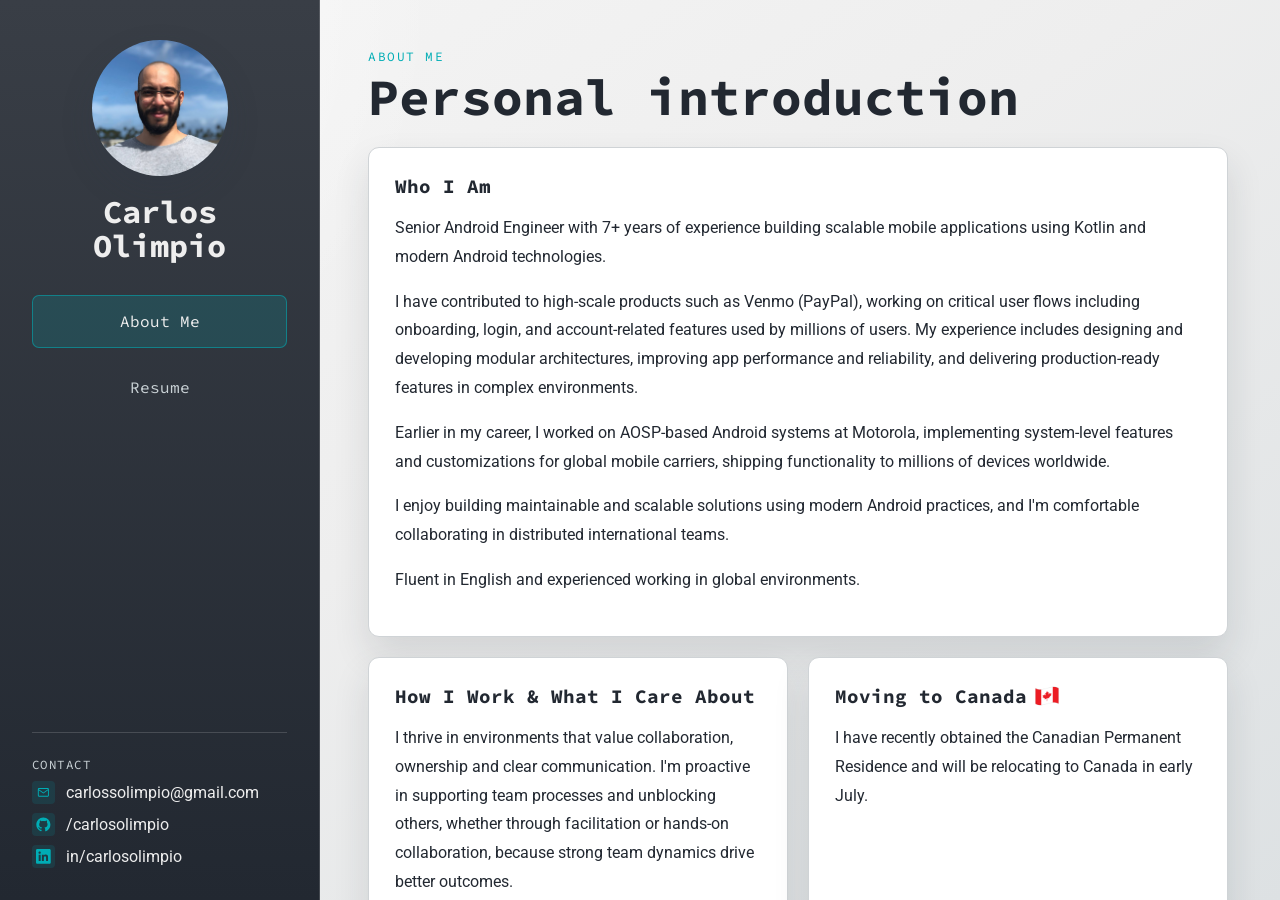
<file: index.html>
<!DOCTYPE html>
<html lang="en">
<head>
  <meta charset="UTF-8">
  <meta name="viewport" content="width=device-width, initial-scale=1.0">
  <title>Carlos Olimpio | About Me</title>
  <link rel="stylesheet" href="styles.css">
  <script src="sidebar.js" defer></script>
</head>
<body>
  <div class="site-shell">
    <div data-sidebar-root data-page="about"></div>

    <main class="content">
      <section class="hero">
        <p class="eyebrow">About Me</p>
        <h2>Personal introduction</h2>
      </section>

      <section class="card">
        <h3>Who I Am</h3>
        <p>Senior Android Engineer with 7+ years of experience building scalable mobile applications using Kotlin and modern Android technologies.</p>
        <p>I have contributed to high-scale products such as Venmo (PayPal), working on critical user flows including onboarding, login, and account-related features used by millions of users. My experience includes designing and developing modular architectures, improving app performance and reliability, and delivering production-ready features in complex environments.</p>
        <p>Earlier in my career, I worked on AOSP-based Android systems at Motorola, implementing system-level features and customizations for global mobile carriers, shipping functionality to millions of devices worldwide.</p>
        <p>I enjoy building maintainable and scalable solutions using modern Android practices, and I'm comfortable collaborating in distributed international teams.</p>
        <p>Fluent in English and experienced working in global environments.</p>
      </section>

      <section class="card-grid">
        <article class="card">
          <h3>How I Work & What I Care About</h3>
          <p>I thrive in environments that value collaboration, ownership and clear communication. I'm proactive in supporting team processes and unblocking others, whether through facilitation or hands-on collaboration, because strong team dynamics drive better outcomes.</p>
        </article>

        <article class="card">
          <h3 class="title-with-flag">Moving to Canada <img class="inline-flag" src="assets/flag.png" alt="Canada flag"></h3>
          <p>I have recently obtained the Canadian Permanent Residence and will be relocating to Canada in early July.</p>
        </article>
      </section>
    </main>
  </div>
</body>
</html>
</file>
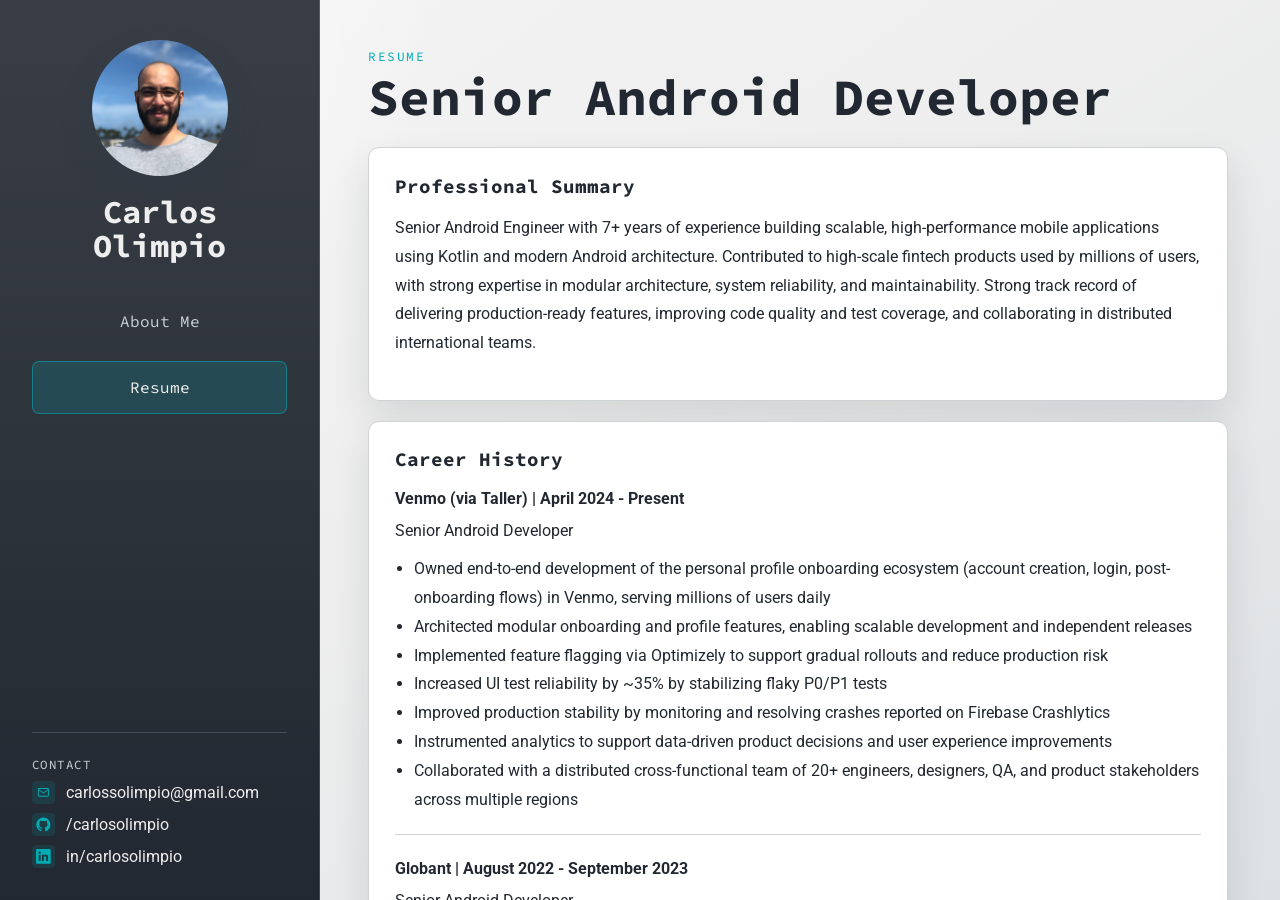
<file: resume.html>
<!DOCTYPE html>
<html lang="en">
<head>
  <meta charset="UTF-8">
  <meta name="viewport" content="width=device-width, initial-scale=1.0">
  <title>Carlos Olimpio | Resume</title>
  <link rel="stylesheet" href="styles.css">
  <script src="sidebar.js" defer></script>
</head>
<body>
  <div class="site-shell">
    <div data-sidebar-root data-page="resume"></div>

    <main class="content">
      <section class="hero">
        <p class="eyebrow">Resume</p>
        <h2>Senior Android Developer</h2>
      </section>

      <section class="card">
        <h3>Professional Summary</h3>
        <p>Senior Android Engineer with 7+ years of experience building scalable, high-performance mobile
applications using Kotlin and modern Android architecture. Contributed to high-scale fintech products
used by millions of users, with strong expertise in modular architecture, system reliability, and
maintainability. Strong track record of delivering production-ready features, improving code quality and
test coverage, and collaborating in distributed international teams.</p>
      </section>

      <section class="card">
        <h3>Career History</h3>
        <div class="entry">
          <p class="entry__meta">Venmo (via Taller) | April 2024 - Present</p>
          <p class="entry__title">Senior Android Developer</p>
          <ul class="list">
            <li>Owned end-to-end development of the personal profile onboarding ecosystem (account creation,
login, post-onboarding flows) in Venmo, serving millions of users daily</li>
            <li>Architected modular onboarding and profile features, enabling scalable development and
independent releases</li>
            <li>Implemented feature flagging via Optimizely to support gradual rollouts and reduce production
risk</li>
            <li>Increased UI test reliability by ~35% by stabilizing flaky P0/P1 tests</li>
            <li>Improved production stability by monitoring and resolving crashes reported on Firebase
Crashlytics</li>
            <li>Instrumented analytics to support data-driven product decisions and user experience
improvements</li>
            <li>Collaborated with a distributed cross-functional team of 20+ engineers, designers, QA, and
product stakeholders across multiple regions</li>
          </ul>
        </div>
        <div class="entry">
          <p class="entry__meta">Globant | August 2022 - September 2023</p>
          <p class="entry__title">Senior Android Developer</p>
          <ul class="list">
            <li>Contributed to the Android app of Express, a North America–focused retail platform, working on
conversion-critical cart and bag features</li>
            <li>Delivered user-facing improvements to cart experience, including new sections, promotional
banners, and checkout-related flows, enhancing usability and engagement</li>
            <li>Supported modernization of the codebase by introducing new features in Kotlin and refactoring
legacy Java components</li>
            <li>Contributed to architectural improvements, reinforcing modular design and maintainability</li>
            <li>Improved stability by addressing production issues and reducing regressions</li>
            <li>Collaborated with a distributed cross-functional team (engineering, QA, product) across LATAM
and the US, working fully in English</li>
            <li>Participated in code reviews and contributed to improving code quality and development
standards</li>
          </ul>
        </div>
        <div class="entry">
          <p class="entry__meta">Invillia |  March 2022 - August 2022</p>
          <p class="entry__title">Android Developer</p>
          <ul class="list">
            <li>Contributed to the Trainiac app (Gympass), a platform connecting personal trainers and users for
fitness coaching in the US market</li>
            <li>Delivered user-facing features to support onboarding and core app functionality, improving user
experience and engagement</li>
            <li>Worked in a small, high-impact team, collaborating closely with tech lead and stakeholders</li>
            <li>Applied Clean Architecture and MVVM to ensure maintainable and scalable feature development</li>
            <li>Contributed to app reliability by writing unit and instrumentation tests integrated into CI pipelines</li>
            <li>Collaborated in an agile environment (SCRUM), participating in sprint planning, reviews, and daily
coordination</li>
          </ul>
        </div>
        <div class="entry">
          <p class="entry__meta">CESAR | November 2018 - March 2022</p>
          <p class="entry__title">Android Developer</p>
          <ul class="list">
            <li>Developed AOSP-based Android features and customizations for global mobile carriers across
Europe and Asia</li>
            <li>Delivered system-level features shipped to millions of devices, including power-button emergency
activation and Google Assistant button integration</li>
            <li>Implemented carrier-specific requirements (e.g., SIM-based feature activation) across multiple
device lines</li>
            <li>Worked directly with Android framework code, integrating new functionalities and maintaining
existing system components</li>
            <li>Investigated and resolved system-level bugs, improving stability across devices</li>
            <li>Collaborated with distributed international teams across the US, China, India, and Brazil</li>
            <br>
            <li>Started as a QA intern (Apr 2017 - Nov 2018), performing manual testing on Motorola devices,
validating connectivity features (Bluetooth/Wi-Fi), and building a strong foundation in mobile
quality assurance</li>
          </ul>
        </div>
      </section>

      <section class="card">
        <h3>Skills</h3>
        <ul class="list">
          <li><strong>Languages & Core:</strong> Kotlin, Java, Android SDK, Jetpack Compose</li>
          <li><strong>Architecture:</strong> MVVM, MVP, Modularization, Clean Architecture</li>
          <li><strong>Async & Data:</strong> Coroutines, Flow, RxJava, REST, GraphQL</li>
          <li><strong>Testing:</strong> Unit/UI Testing (Mockito, MockK, Espresso)</li>
          <li><strong>DI & Tools:</strong> Hilt, Koin, Gradle, CI/CD, Git, Jira, Android Studio</li>
        </ul>
      </section>

      <section class="card-grid">
        <article class="card">
          <h3>Education</h3>
          <p><strong>Bachelor's Degree in Computer Science</strong><br>UFRPE - Universidade Federal Rural de Pernambuco</p>
        </article>

        <article class="card">
          <h3>Languages</h3>
          <ul class="list">
              <li>Portuguese - Native</li>
              <li>English - Fluent</li>
              <li>French - Professional Proficiency</li>
          </ul>
        </article>
      </section>
    </main>
  </div>
</body>
</html>
</file>
<file: styles.css>
@import url("https://fonts.googleapis.com/css2?family=Roboto:wght@400;500;700&family=Source+Code+Pro:wght@400;500;600;700&display=swap");

:root {
  --bg: #eeeeee;
  --panel: #ffffff;
  --panel-strong: #d9d9d9;
  --text: #222831;
  --muted: #393e46;
  --border: #cfd3d6;
  --accent: #00adb5;
  --accent-soft: rgba(0, 173, 181, 0.12);
  --sidebar: #222831;
  --sidebar-text: #eeeeee;
  --sidebar-muted: #c9d1d5;
  --sidebar-border: rgba(238, 238, 238, 0.16);
  --shadow: 0 18px 36px rgba(34, 40, 49, 0.12);
}

* {
  box-sizing: border-box;
}

html {
  font-size: 16px;
  height: 100%;
}

body {
  margin: 0;
  height: 100vh;
  overflow: hidden;
  font-family: "Roboto", Arial, sans-serif;
  color: var(--text);
  background:
    radial-gradient(circle at top left, rgba(255, 255, 255, 0.95), transparent 28%),
    linear-gradient(145deg, #f5f5f5 0%, var(--bg) 45%, #dde1e3 100%);
}

a {
  color: inherit;
}

.site-shell {
  display: grid;
  grid-template-columns: 320px minmax(0, 1fr);
  height: 100vh;
  align-items: stretch;
}

[data-sidebar-root] {
  height: 100vh;
}

.sidebar {
  display: flex;
  flex-direction: column;
  height: 100vh;
  padding: 2.5rem 2rem 2rem;
  border-right: 1px solid var(--sidebar-border);
  background:
    linear-gradient(180deg, #393e46 0%, var(--sidebar) 100%);
  backdrop-filter: blur(10px);
}

.sidebar__brand {
  display: flex;
  flex-direction: column;
  align-items: center;
  text-align: center;
}

.profile-photo {
  width: 136px;
  height: 136px;
  display: block;
  margin-left: auto;
  margin-right: auto;
  margin-bottom: 1.25rem;
  border-radius: 50%;
  object-fit: cover;
  object-position: center top;
  box-shadow: 0 14px 32px rgba(44, 57, 71, 0.18);
}

.sidebar__brand h1 {
  margin: 0;
  font-size: 2rem;
  line-height: 1.05;
  color: var(--sidebar-text);
  font-family: "Source Code Pro", "Courier New", monospace;
}

.eyebrow {
  margin: 0;
  font-size: 0.8rem;
  letter-spacing: 0.12em;
  text-transform: uppercase;
  color: var(--accent);
  font-family: "Source Code Pro", "Courier New", monospace;
}

.nav {
  display: grid;
  gap: 0.85rem;
  width: 100%;
  margin-top: 2rem;
}

.nav__link {
  display: block;
  padding: 0.95rem 1rem;
  border: 1px solid transparent;
  border-radius: 7px;
  text-decoration: none;
  color: var(--sidebar-muted);
  font-family: "Source Code Pro", "Courier New", monospace;
  transition: background-color 150ms ease, border-color 150ms ease, color 150ms ease, transform 150ms ease;
}

.nav__link:hover,
.nav__link:focus-visible {
  border-color: rgba(0, 173, 181, 0.45);
  background: rgba(0, 173, 181, 0.12);
  color: var(--sidebar-text);
  transform: translateX(2px);
}

.nav__link--active {
  border-color: rgba(0, 173, 181, 0.55);
  background: rgba(0, 173, 181, 0.18);
  color: var(--sidebar-text);
}

.content {
  padding: 3rem;
  height: 100vh;
  overflow-y: auto;
}

.hero,
.card {
  max-width: 860px;
}

.hero {
  margin-bottom: 1.5rem;
}

.hero h2 {
  margin: 0.45rem 0 1rem;
  font-size: clamp(2rem, 4vw, 3.4rem);
  line-height: 1.02;
  font-family: "Source Code Pro", "Courier New", monospace;
}

.lead {
  margin: 0;
  font-size: 1.1rem;
  line-height: 1.9;
  color: var(--muted);
}

.card-grid {
  display: grid;
  grid-template-columns: repeat(2, minmax(0, 1fr));
  gap: 1.25rem;
  max-width: 860px;
}

.card {
  margin-bottom: 1.25rem;
  padding: 1.6rem;
  border: 1px solid var(--border);
  border-radius: 11px;
  background: var(--panel);
  box-shadow: var(--shadow);
}

.card h3 {
  margin-top: 0;
  margin-bottom: 0.85rem;
  font-size: 1.2rem;
  font-family: "Source Code Pro", "Courier New", monospace;
}

.title-with-flag {
  display: flex;
  align-items: center;
  gap: 0.55rem;
}

.inline-flag {
  width: 1.5rem;
  height: auto;
  flex: 0 0 auto;
}

.card p,
.card li {
  line-height: 1.8;
  color: var(--text);
}

.list {
  margin: 0;
  padding-left: 1.2rem;
}

.entry + .entry {
  margin-top: 1.25rem;
  padding-top: 1.25rem;
  border-top: 1px solid var(--border);
}

.entry__meta {
  margin: 0;
  font-weight: 700;
}

.entry__title {
  margin: 0.2rem 0 0.6rem;
  color: var(--muted);
}

.prose p + p {
  margin-top: 1rem;
}

.sidebar__contacts {
  display: grid;
  gap: 0.55rem;
  margin-top: auto;
  padding-top: 1.5rem;
  border-top: 1px solid var(--sidebar-border);
}

.sidebar__label {
  margin: 0;
  font-size: 0.78rem;
  letter-spacing: 0.12em;
  text-transform: uppercase;
  color: var(--sidebar-muted);
  font-family: "Source Code Pro", "Courier New", monospace;
}

.contact-link {
  display: flex;
  align-items: center;
  gap: 0.65rem;
  color: var(--sidebar-text);
  text-decoration: none;
  word-break: break-word;
}

.contact-link:hover,
.contact-link:focus-visible {
  color: var(--sidebar-muted);
}

.contact-icon {
  display: inline-flex;
  align-items: center;
  justify-content: center;
  min-width: 1.45rem;
  height: 1.45rem;
  padding: 0.18rem;
  border-radius: 4px;
  background: rgba(0, 173, 181, 0.14);
  color: var(--accent);
  line-height: 1;
}

.contact-icon svg {
  width: 0.92rem;
  height: 0.92rem;
  fill: currentColor;
}

@media (max-width: 900px) {
  body {
    height: auto;
    overflow: auto;
  }

  .site-shell {
    grid-template-columns: 1fr;
    height: auto;
  }

  [data-sidebar-root] {
    height: auto;
  }

  .sidebar {
    height: 100%;
    border-right: 0;
    border-bottom: 1px solid var(--border);
    padding: 1.5rem;
  }

  .sidebar__brand {
    align-items: flex-start;
    text-align: left;
  }

  .profile-photo {
    width: 96px;
    height: 96px;
    margin-bottom: 1rem;
  }

  .content {
    height: auto;
    overflow: visible;
    padding: 1.5rem;
  }

  .card-grid {
    grid-template-columns: 1fr;
  }
}
</file>
